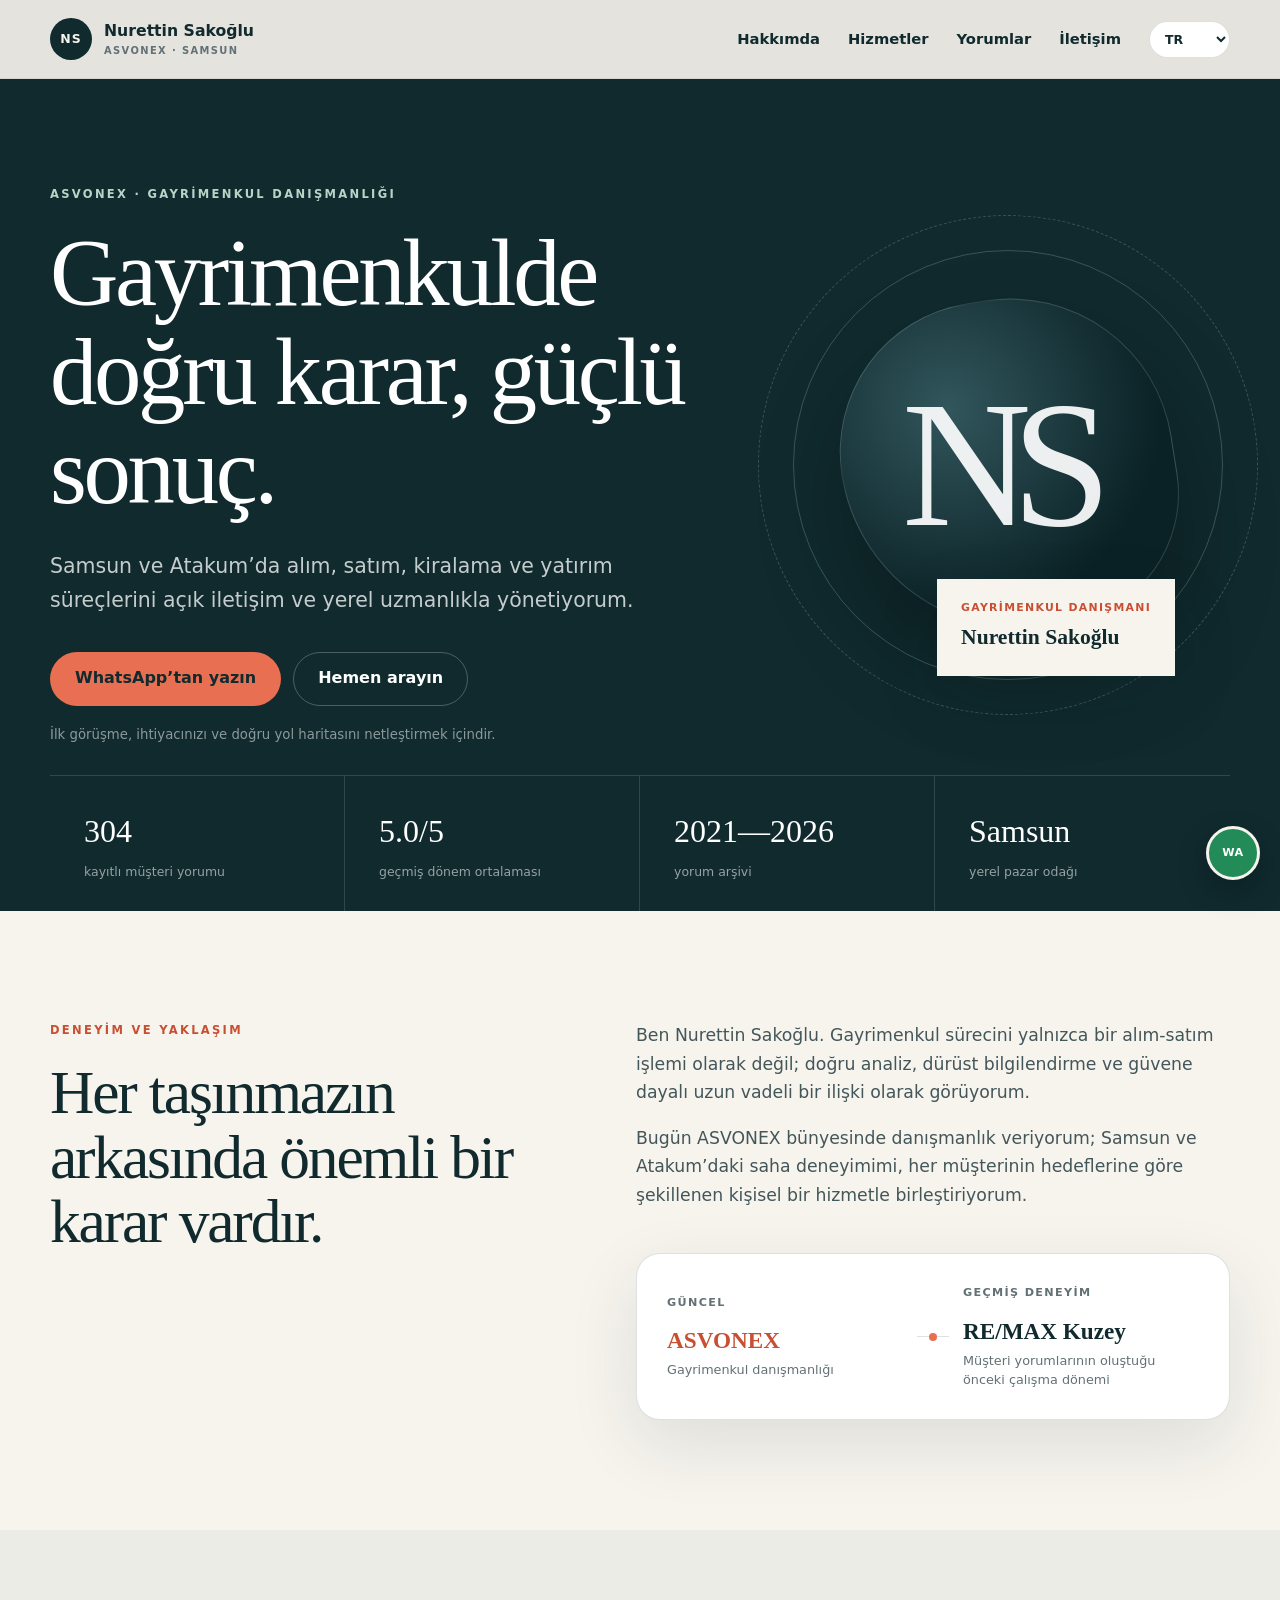
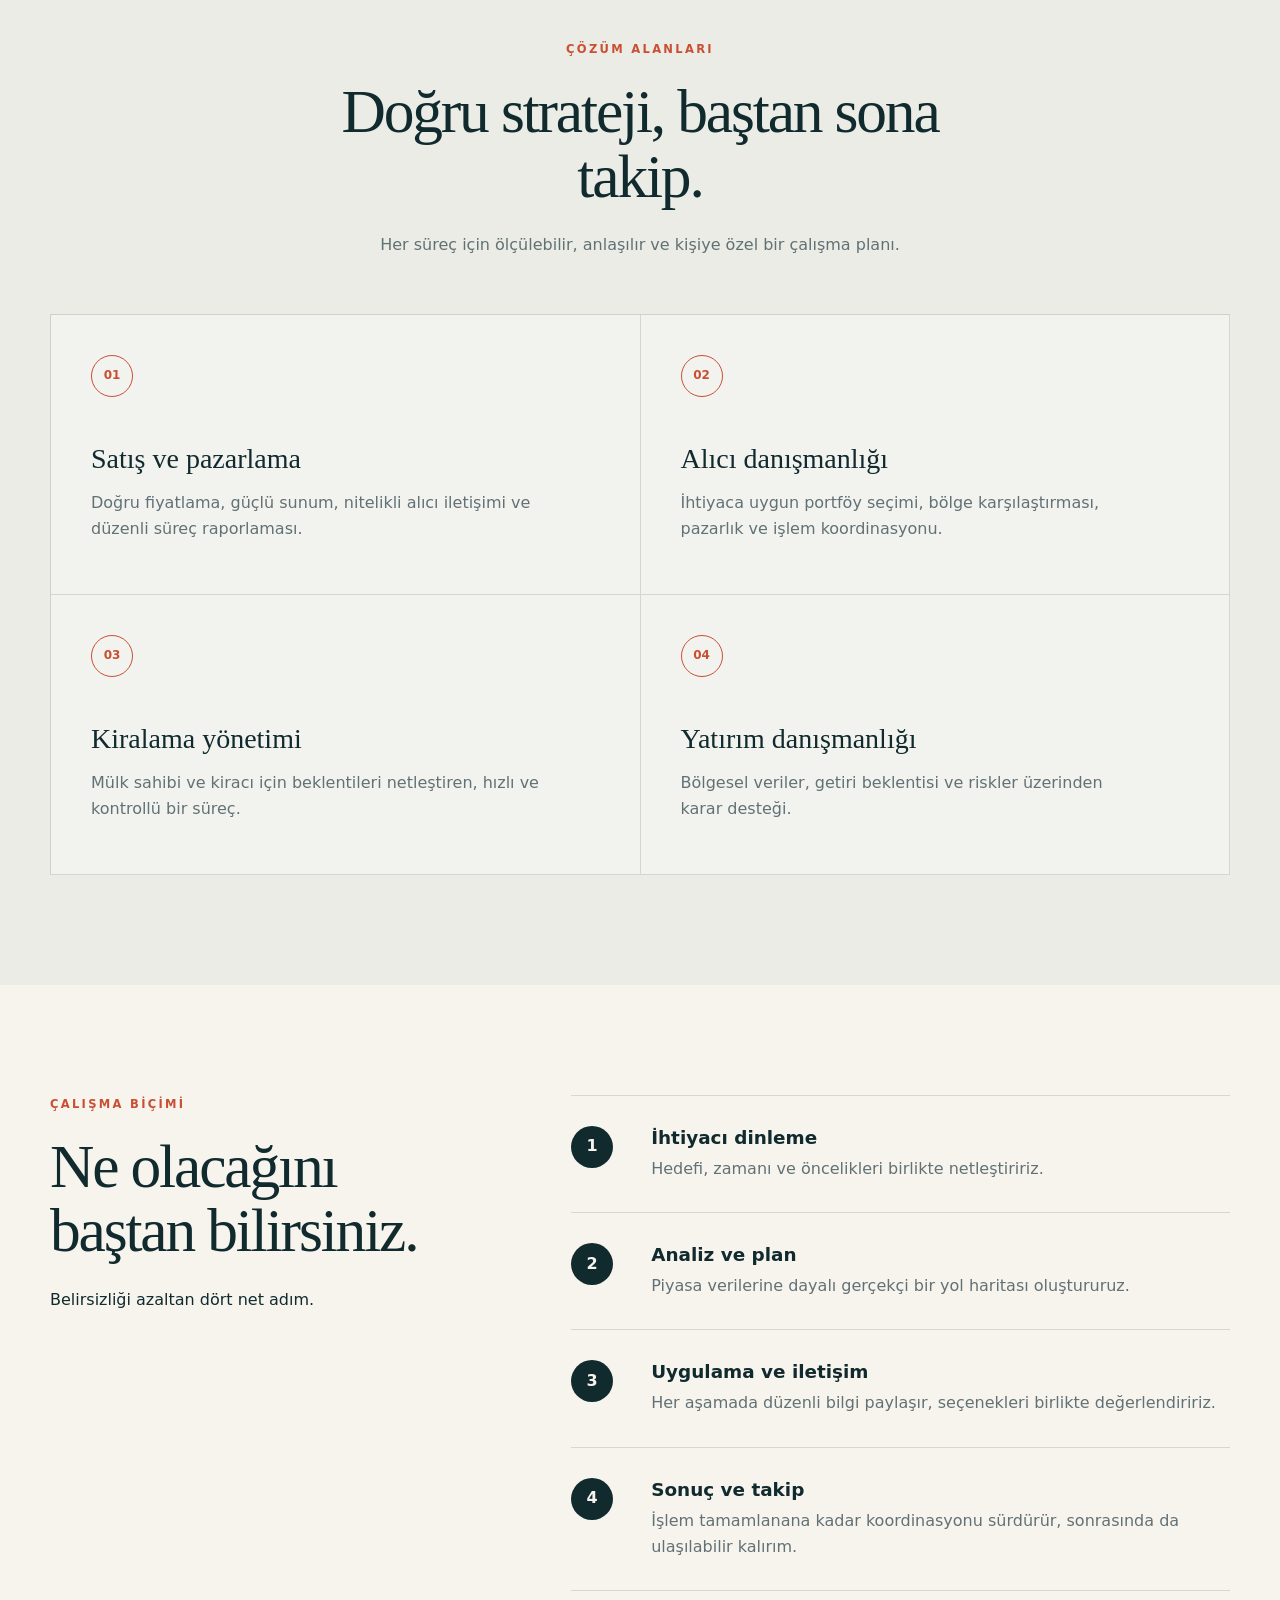
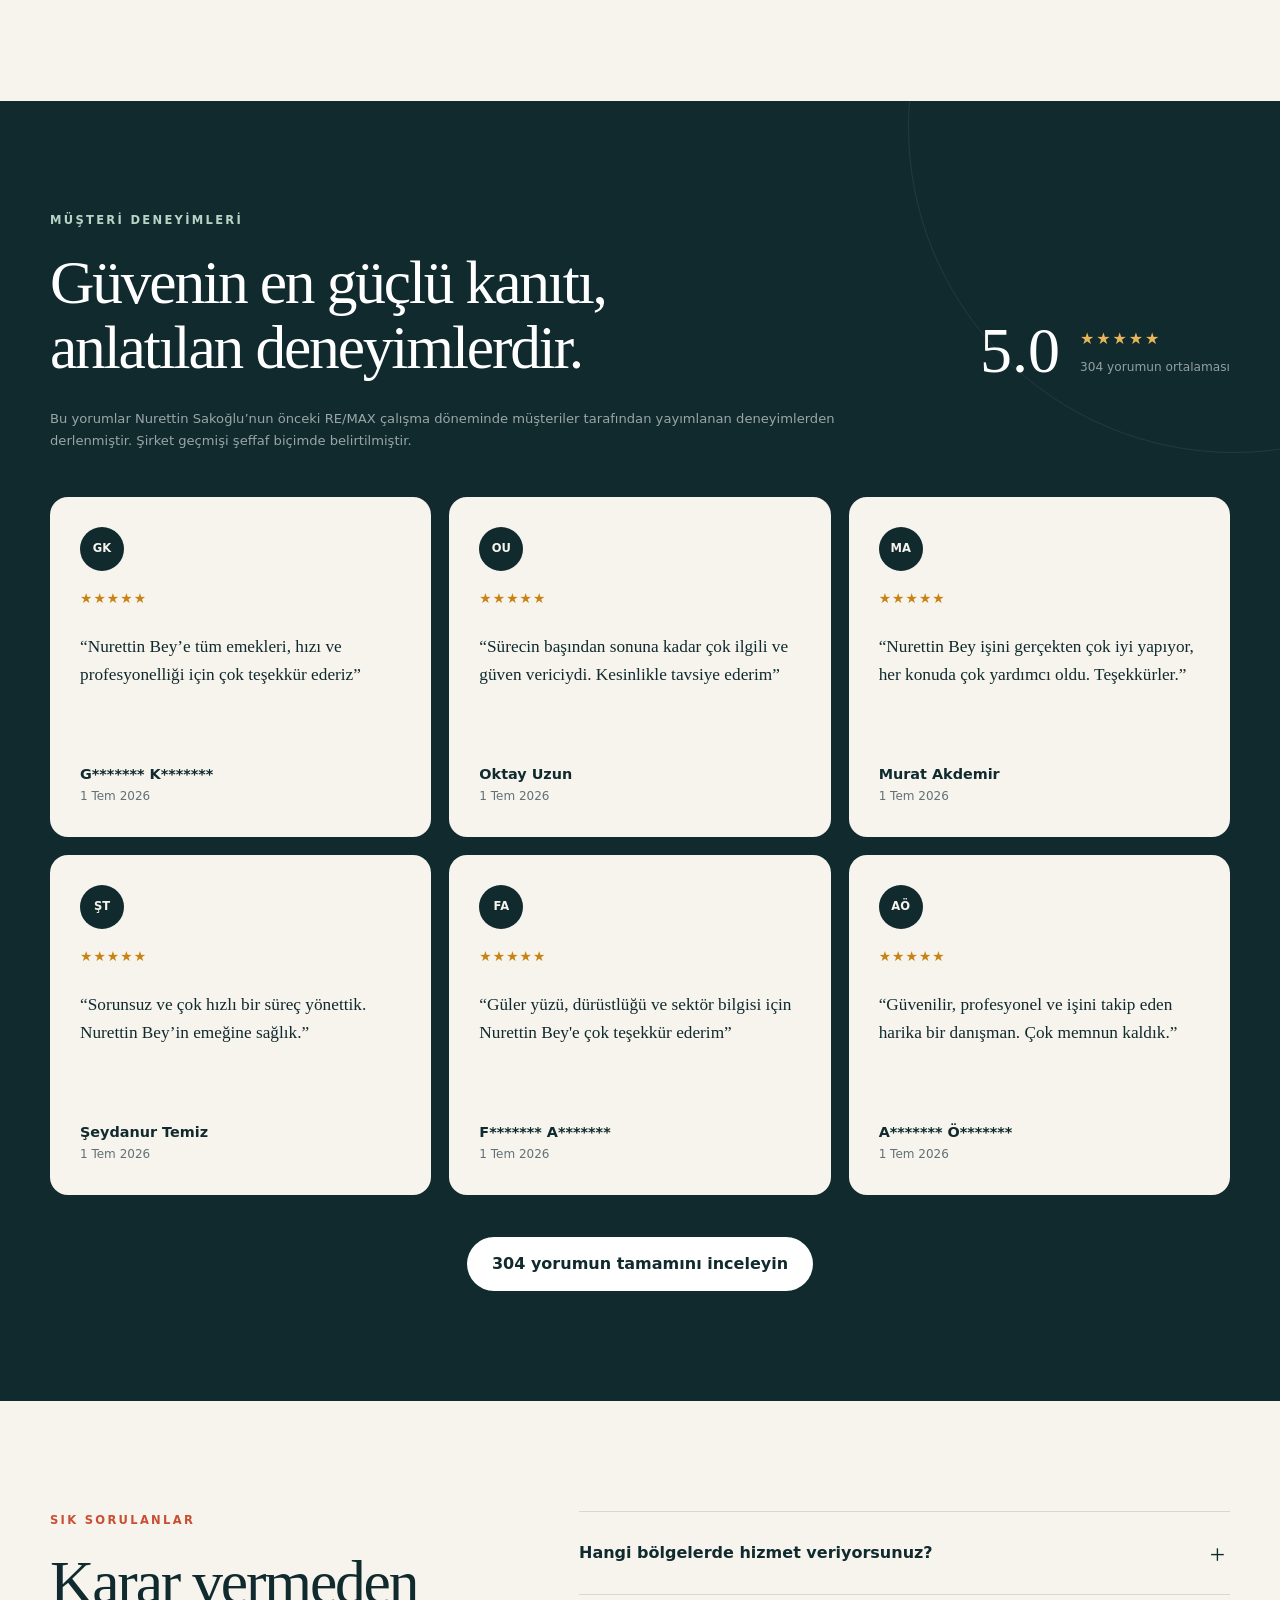
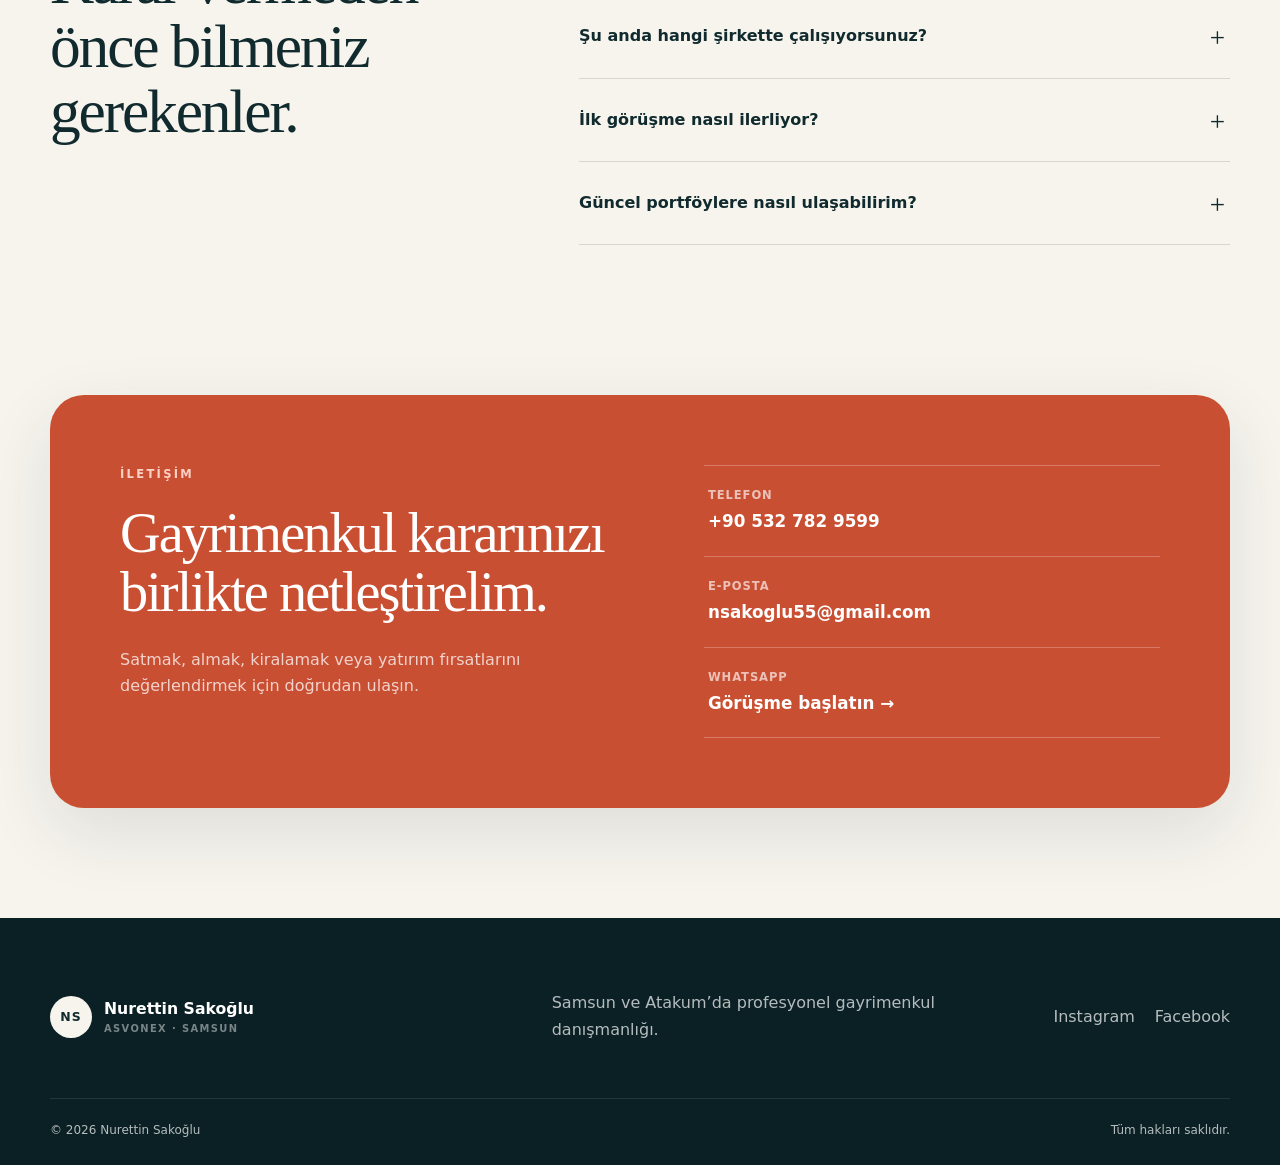
<file: index.html>
<!doctype html>
<html lang="tr">
<head>
  <meta charset="utf-8">
  <meta name="viewport" content="width=device-width, initial-scale=1">
  <meta name="google-site-verification" content="Xb5v3Ikdr3KZGLR5db8w-ItNYHaIk6Il97oUMt9-IoQ">
  <title>Nurettin Sakoğlu | ASVONEX Gayrimenkul Danışmanı, Samsun</title>
  <meta name="description" content="Nurettin Sakoğlu ile Samsun ve Atakum’da gayrimenkul alım, satım, kiralama ve yatırım danışmanlığı. ASVONEX’te güncel hizmet, 304 gerçek müşteri yorumu.">
  <meta name="author" content="Nurettin Sakoğlu">
  <meta name="robots" content="index, follow, max-image-preview:large">
  <meta name="theme-color" content="#102a2e">
  <link rel="canonical" href="https://nurettinsakoglu.github.io/">
  <link rel="alternate" hreflang="tr" href="https://nurettinsakoglu.github.io/?lang=tr">
  <link rel="alternate" hreflang="en" href="https://nurettinsakoglu.github.io/?lang=en">
  <link rel="alternate" hreflang="de" href="https://nurettinsakoglu.github.io/?lang=de">
  <link rel="alternate" hreflang="ar" href="https://nurettinsakoglu.github.io/?lang=ar">
  <link rel="alternate" hreflang="x-default" href="https://nurettinsakoglu.github.io/">
  <meta property="og:type" content="profile">
  <meta property="og:locale" content="tr_TR">
  <meta property="og:title" content="Nurettin Sakoğlu | Gayrimenkul Danışmanı">
  <meta property="og:description" content="Samsun ve Atakum’da güvene dayalı gayrimenkul danışmanlığı. Güncel olarak ASVONEX’te.">
  <meta property="og:url" content="https://nurettinsakoglu.github.io/">
  <meta property="og:site_name" content="Nurettin Sakoğlu">
  <meta property="og:image" content="https://nurettinsakoglu.github.io/og.png">
  <meta property="og:image:width" content="1731">
  <meta property="og:image:height" content="909">
  <meta property="og:image:alt" content="Nurettin Sakoğlu — ASVONEX Gayrimenkul Danışmanı">
  <meta name="twitter:card" content="summary_large_image">
  <meta name="twitter:title" content="Nurettin Sakoğlu | Gayrimenkul Danışmanı">
  <meta name="twitter:description" content="Samsun ve Atakum’da gayrimenkul alım, satım, kiralama ve yatırım danışmanlığı.">
  <meta name="twitter:image" content="https://nurettinsakoglu.github.io/og.png">
  <meta name="twitter:image:alt" content="Nurettin Sakoğlu — ASVONEX Gayrimenkul Danışmanı">
  <link rel="stylesheet" href="styles.css">
  <script type="application/ld+json">
  {
    "@context": "https://schema.org",
    "@graph": [
      {
        "@type": "ProfilePage",
        "@id": "https://nurettinsakoglu.github.io/#profile",
        "url": "https://nurettinsakoglu.github.io/",
        "name": "Nurettin Sakoğlu | Gayrimenkul Danışmanı",
        "mainEntity": {"@id": "https://nurettinsakoglu.github.io/#person"},
        "inLanguage": ["tr", "en", "de", "ar"]
      },
      {
        "@type": "Person",
        "@id": "https://nurettinsakoglu.github.io/#person",
        "name": "Nurettin Sakoğlu",
        "url": "https://nurettinsakoglu.github.io/",
        "jobTitle": "Gayrimenkul Danışmanı",
        "telephone": "+90 532 782 9599",
        "email": "mailto:nsakoglu55@gmail.com",
        "worksFor": {"@type": "Organization", "name": "ASVONEX"},
        "hasOccupation": {
          "@type": "Occupation",
          "name": "Gayrimenkul Danışmanı",
          "occupationLocation": {"@type": "City", "name": "Samsun"}
        },
        "knowsAbout": ["Gayrimenkul satışı", "Gayrimenkul kiralama", "Gayrimenkul yatırımı", "Samsun", "Atakum"],
        "sameAs": [
          "https://www.instagram.com/nurettin.remax/",
          "https://www.facebook.com/nurettin.sakoglu/"
        ]
      },
      {
        "@type": "FAQPage",
        "mainEntity": [
          {
            "@type": "Question",
            "name": "Nurettin Sakoğlu hangi bölgelerde hizmet veriyor?",
            "acceptedAnswer": {"@type": "Answer", "text": "Nurettin Sakoğlu, başta Atakum olmak üzere Samsun genelinde gayrimenkul danışmanlığı hizmeti verir."}
          },
          {
            "@type": "Question",
            "name": "Nurettin Sakoğlu şu anda hangi şirkette çalışıyor?",
            "acceptedAnswer": {"@type": "Answer", "text": "Nurettin Sakoğlu güncel olarak ASVONEX bünyesinde gayrimenkul danışmanlığı yapmaktadır. Daha önce RE/MAX Kuzey'de çalışmıştır."}
          },
          {
            "@type": "Question",
            "name": "Gayrimenkul danışmanlığı için nasıl iletişime geçebilirim?",
            "acceptedAnswer": {"@type": "Answer", "text": "+90 532 782 9599 numaralı telefondan arayabilir veya WhatsApp üzerinden mesaj gönderebilirsiniz."}
          }
        ]
      }
    ]
  }
  </script>
</head>
<body class="home-page">
  <a class="skip-link" href="#main" data-i18n="skip">İçeriğe geç</a>
  <header class="site-header" id="top">
    <div class="container nav-wrap">
      <a class="brand" href="#top" aria-label="Nurettin Sakoğlu ana sayfa">
        <span class="brand-mark" aria-hidden="true">NS</span>
        <span class="brand-copy"><strong>Nurettin Sakoğlu</strong><small>ASVONEX · SAMSUN</small></span>
      </a>
      <button class="menu-toggle" type="button" aria-expanded="false" aria-controls="main-nav" data-i18n-aria="menuLabel"><span></span><span></span><span></span></button>
      <nav class="main-nav" id="main-nav" aria-label="Ana menü">
        <a href="#hakkimda" data-i18n="navAbout">Hakkımda</a>
        <a href="#hizmetler" data-i18n="navServices">Hizmetler</a>
        <a href="#yorumlar" data-i18n="navReviews">Yorumlar</a>
        <a href="#iletisim" data-i18n="navContact">İletişim</a>
      </nav>
      <label class="language-control"><span class="sr-only" data-i18n="languageLabel">Dil seçin</span><select id="language-select" aria-label="Dil seçin" data-i18n-aria="languageLabel"><option value="tr">TR</option><option value="en">EN</option><option value="de">DE</option><option value="ar">AR</option></select></label>
    </div>
  </header>

  <main id="main">
    <section class="hero section-dark">
      <div class="container hero-grid">
        <div class="hero-copy reveal">
          <p class="eyebrow" data-i18n="heroEyebrow">ASVONEX · GAYRİMENKUL DANIŞMANLIĞI</p>
          <h1 data-i18n="heroTitle">Gayrimenkulde doğru karar, güçlü sonuç.</h1>
          <p class="hero-lead" data-i18n="heroLead">Samsun ve Atakum’da alım, satım, kiralama ve yatırım süreçlerini açık iletişim ve yerel uzmanlıkla yönetiyorum.</p>
          <div class="hero-actions"><a class="button button-primary" href="https://wa.me/905327829599?text=Merhaba%20Nurettin%20Bey%2C%20gayrimenkul%20dan%C4%B1%C5%9Fmanl%C4%B1%C4%9F%C4%B1%20hakk%C4%B1nda%20g%C3%B6r%C3%BC%C5%9Fmek%20istiyorum." target="_blank" rel="noopener" data-i18n="whatsapp">WhatsApp’tan yazın</a><a class="button button-ghost" href="tel:+905327829599" data-i18n="call">Hemen arayın</a></div>
          <p class="microcopy" data-i18n="heroNote">İlk görüşme, ihtiyacınızı ve doğru yol haritasını netleştirmek içindir.</p>
        </div>
        <div class="profile-visual reveal" aria-label="Nurettin Sakoğlu">
          <div class="visual-orbit orbit-one"></div><div class="visual-orbit orbit-two"></div><div class="monogram" aria-hidden="true">NS</div>
          <div class="visual-caption"><span data-i18n="currentRole">Gayrimenkul Danışmanı</span><strong>Nurettin Sakoğlu</strong></div>
        </div>
      </div>
      <div class="container trust-grid" aria-label="Hizmet özeti">
        <div><strong>304</strong><span data-i18n="statReviews">kayıtlı müşteri yorumu</span></div><div><strong>5.0/5</strong><span data-i18n="statRating">geçmiş dönem ortalaması</span></div><div><strong>2021—2026</strong><span data-i18n="statYears">yorum arşivi</span></div><div><strong>Samsun</strong><span data-i18n="statArea">yerel pazar odağı</span></div>
      </div>
    </section>

    <section class="section" id="hakkimda">
      <div class="container about-grid">
        <div class="section-heading reveal"><p class="eyebrow accent" data-i18n="aboutEyebrow">DENEYİM VE YAKLAŞIM</p><h2 data-i18n="aboutTitle">Her taşınmazın arkasında önemli bir karar vardır.</h2></div>
        <div class="about-copy reveal">
          <p data-i18n="aboutP1">Ben Nurettin Sakoğlu. Gayrimenkul sürecini yalnızca bir alım-satım işlemi olarak değil; doğru analiz, dürüst bilgilendirme ve güvene dayalı uzun vadeli bir ilişki olarak görüyorum.</p>
          <p data-i18n="aboutP2">Bugün ASVONEX bünyesinde danışmanlık veriyorum; Samsun ve Atakum’daki saha deneyimimi, her müşterinin hedeflerine göre şekillenen kişisel bir hizmetle birleştiriyorum.</p>
          <div class="career-card">
            <div class="career-item active"><span data-i18n="today">Güncel</span><strong>ASVONEX</strong><p data-i18n="asvonexRole">Gayrimenkul danışmanlığı</p></div>
            <div class="career-line" aria-hidden="true"></div>
            <div class="career-item"><span data-i18n="past">Geçmiş deneyim</span><strong>RE/MAX Kuzey</strong><p data-i18n="remaxRole">Müşteri yorumlarının oluştuğu önceki çalışma dönemi</p></div>
          </div>
        </div>
      </div>
    </section>

    <section class="section section-soft" id="hizmetler">
      <div class="container">
        <div class="section-heading centered reveal"><p class="eyebrow accent" data-i18n="servicesEyebrow">ÇÖZÜM ALANLARI</p><h2 data-i18n="servicesTitle">Doğru strateji, baştan sona takip.</h2><p data-i18n="servicesLead">Her süreç için ölçülebilir, anlaşılır ve kişiye özel bir çalışma planı.</p></div>
        <div class="service-grid">
          <article class="service-card reveal"><span>01</span><h3 data-i18n="service1Title">Satış ve pazarlama</h3><p data-i18n="service1Text">Doğru fiyatlama, güçlü sunum, nitelikli alıcı iletişimi ve düzenli süreç raporlaması.</p></article>
          <article class="service-card reveal"><span>02</span><h3 data-i18n="service2Title">Alıcı danışmanlığı</h3><p data-i18n="service2Text">İhtiyaca uygun portföy seçimi, bölge karşılaştırması, pazarlık ve işlem koordinasyonu.</p></article>
          <article class="service-card reveal"><span>03</span><h3 data-i18n="service3Title">Kiralama yönetimi</h3><p data-i18n="service3Text">Mülk sahibi ve kiracı için beklentileri netleştiren, hızlı ve kontrollü bir süreç.</p></article>
          <article class="service-card reveal"><span>04</span><h3 data-i18n="service4Title">Yatırım danışmanlığı</h3><p data-i18n="service4Text">Bölgesel veriler, getiri beklentisi ve riskler üzerinden karar desteği.</p></article>
        </div>
      </div>
    </section>

    <section class="section process-section">
      <div class="container process-grid">
        <div class="section-heading reveal"><p class="eyebrow accent" data-i18n="processEyebrow">ÇALIŞMA BİÇİMİ</p><h2 data-i18n="processTitle">Ne olacağını baştan bilirsiniz.</h2><p data-i18n="processLead">Belirsizliği azaltan dört net adım.</p></div>
        <ol class="process-list">
          <li class="reveal"><span>1</span><div><h3 data-i18n="process1Title">İhtiyacı dinleme</h3><p data-i18n="process1Text">Hedefi, zamanı ve öncelikleri birlikte netleştiririz.</p></div></li>
          <li class="reveal"><span>2</span><div><h3 data-i18n="process2Title">Analiz ve plan</h3><p data-i18n="process2Text">Piyasa verilerine dayalı gerçekçi bir yol haritası oluştururuz.</p></div></li>
          <li class="reveal"><span>3</span><div><h3 data-i18n="process3Title">Uygulama ve iletişim</h3><p data-i18n="process3Text">Her aşamada düzenli bilgi paylaşır, seçenekleri birlikte değerlendiririz.</p></div></li>
          <li class="reveal"><span>4</span><div><h3 data-i18n="process4Title">Sonuç ve takip</h3><p data-i18n="process4Text">İşlem tamamlanana kadar koordinasyonu sürdürür, sonrasında da ulaşılabilir kalırım.</p></div></li>
        </ol>
      </div>
    </section>

    <section class="section section-dark reviews-section" id="yorumlar">
      <div class="container">
        <div class="reviews-header reveal"><div class="section-heading"><p class="eyebrow" data-i18n="reviewsEyebrow">MÜŞTERİ DENEYİMLERİ</p><h2 data-i18n="reviewsTitle">Güvenin en güçlü kanıtı, anlatılan deneyimlerdir.</h2></div><div class="rating-summary"><strong>5.0</strong><div><span aria-label="5 yıldız">★★★★★</span><p data-i18n="ratingSummary">304 yorumun ortalaması</p></div></div></div>
        <p class="source-note reveal" data-i18n="reviewSourceNote">Bu yorumlar Nurettin Sakoğlu’nun önceki RE/MAX çalışma döneminde müşteriler tarafından yayımlanan deneyimlerden derlenmiştir. Şirket geçmişi şeffaf biçimde belirtilmiştir.</p>
        <div class="review-grid" id="featured-reviews" aria-live="polite"></div>
        <div class="center-action reveal"><a class="button button-light" href="yorumlar.html" data-i18n="allReviews">304 yorumun tamamını inceleyin</a></div>
      </div>
    </section>

    <section class="section" id="sss">
      <div class="container faq-grid">
        <div class="section-heading reveal"><p class="eyebrow accent" data-i18n="faqEyebrow">SIK SORULANLAR</p><h2 data-i18n="faqTitle">Karar vermeden önce bilmeniz gerekenler.</h2></div>
        <div class="faq-list">
          <details class="reveal"><summary data-i18n="faq1Q">Hangi bölgelerde hizmet veriyorsunuz?</summary><p data-i18n="faq1A">Başta Atakum olmak üzere Samsun genelinde konut, ticari gayrimenkul ve yatırım süreçlerinde hizmet veriyorum.</p></details>
          <details class="reveal"><summary data-i18n="faq2Q">Şu anda hangi şirkette çalışıyorsunuz?</summary><p data-i18n="faq2A">Güncel olarak ASVONEX bünyesinde gayrimenkul danışmanlığı yapıyorum. Daha önce RE/MAX Kuzey’de çalıştım; sitedeki geçmiş müşteri yorumları bu döneme aittir.</p></details>
          <details class="reveal"><summary data-i18n="faq3Q">İlk görüşme nasıl ilerliyor?</summary><p data-i18n="faq3A">Önce hedefinizi, zaman planınızı ve beklentinizi konuşuyoruz. Ardından piyasa verilerine dayalı uygulanabilir bir yol haritası paylaşıyorum.</p></details>
          <details class="reveal"><summary data-i18n="faq4Q">Güncel portföylere nasıl ulaşabilirim?</summary><p data-i18n="faq4A">Güncel ve ihtiyacınıza uygun seçenekler için telefon veya WhatsApp üzerinden doğrudan iletişime geçebilirsiniz.</p></details>
        </div>
      </div>
    </section>

    <section class="section contact-section" id="iletisim">
      <div class="container contact-card reveal">
        <div><p class="eyebrow" data-i18n="contactEyebrow">İLETİŞİM</p><h2 data-i18n="contactTitle">Gayrimenkul kararınızı birlikte netleştirelim.</h2><p data-i18n="contactLead">Satmak, almak, kiralamak veya yatırım fırsatlarını değerlendirmek için doğrudan ulaşın.</p></div>
        <div class="contact-actions"><a href="tel:+905327829599"><span data-i18n="phoneLabel">Telefon</span><strong>+90 532 782 9599</strong></a><a href="mailto:nsakoglu55@gmail.com"><span data-i18n="emailLabel">E-posta</span><strong>nsakoglu55@gmail.com</strong></a><a href="https://wa.me/905327829599" target="_blank" rel="noopener"><span>WhatsApp</span><strong data-i18n="startChat">Görüşme başlatın →</strong></a></div>
      </div>
    </section>
  </main>

  <footer class="site-footer">
    <div class="container footer-grid"><div><a class="brand footer-brand" href="#top"><span class="brand-mark">NS</span><span class="brand-copy"><strong>Nurettin Sakoğlu</strong><small>ASVONEX · SAMSUN</small></span></a></div><p data-i18n="footerText">Samsun ve Atakum’da profesyonel gayrimenkul danışmanlığı.</p><div class="social-links"><a href="https://www.instagram.com/nurettin.remax/" target="_blank" rel="noopener">Instagram</a><a href="https://www.facebook.com/nurettin.sakoglu/" target="_blank" rel="noopener">Facebook</a></div></div>
    <div class="container footer-bottom"><span>© <span id="year"></span> Nurettin Sakoğlu</span><span data-i18n="footerCredit">Tüm hakları saklıdır.</span></div>
  </footer>
  <a class="floating-whatsapp" href="https://wa.me/905327829599" target="_blank" rel="noopener" aria-label="WhatsApp">WA</a>
  <script src="reviews-data.js"></script>
  <script src="script.js"></script>
</body>
</html>
</file>
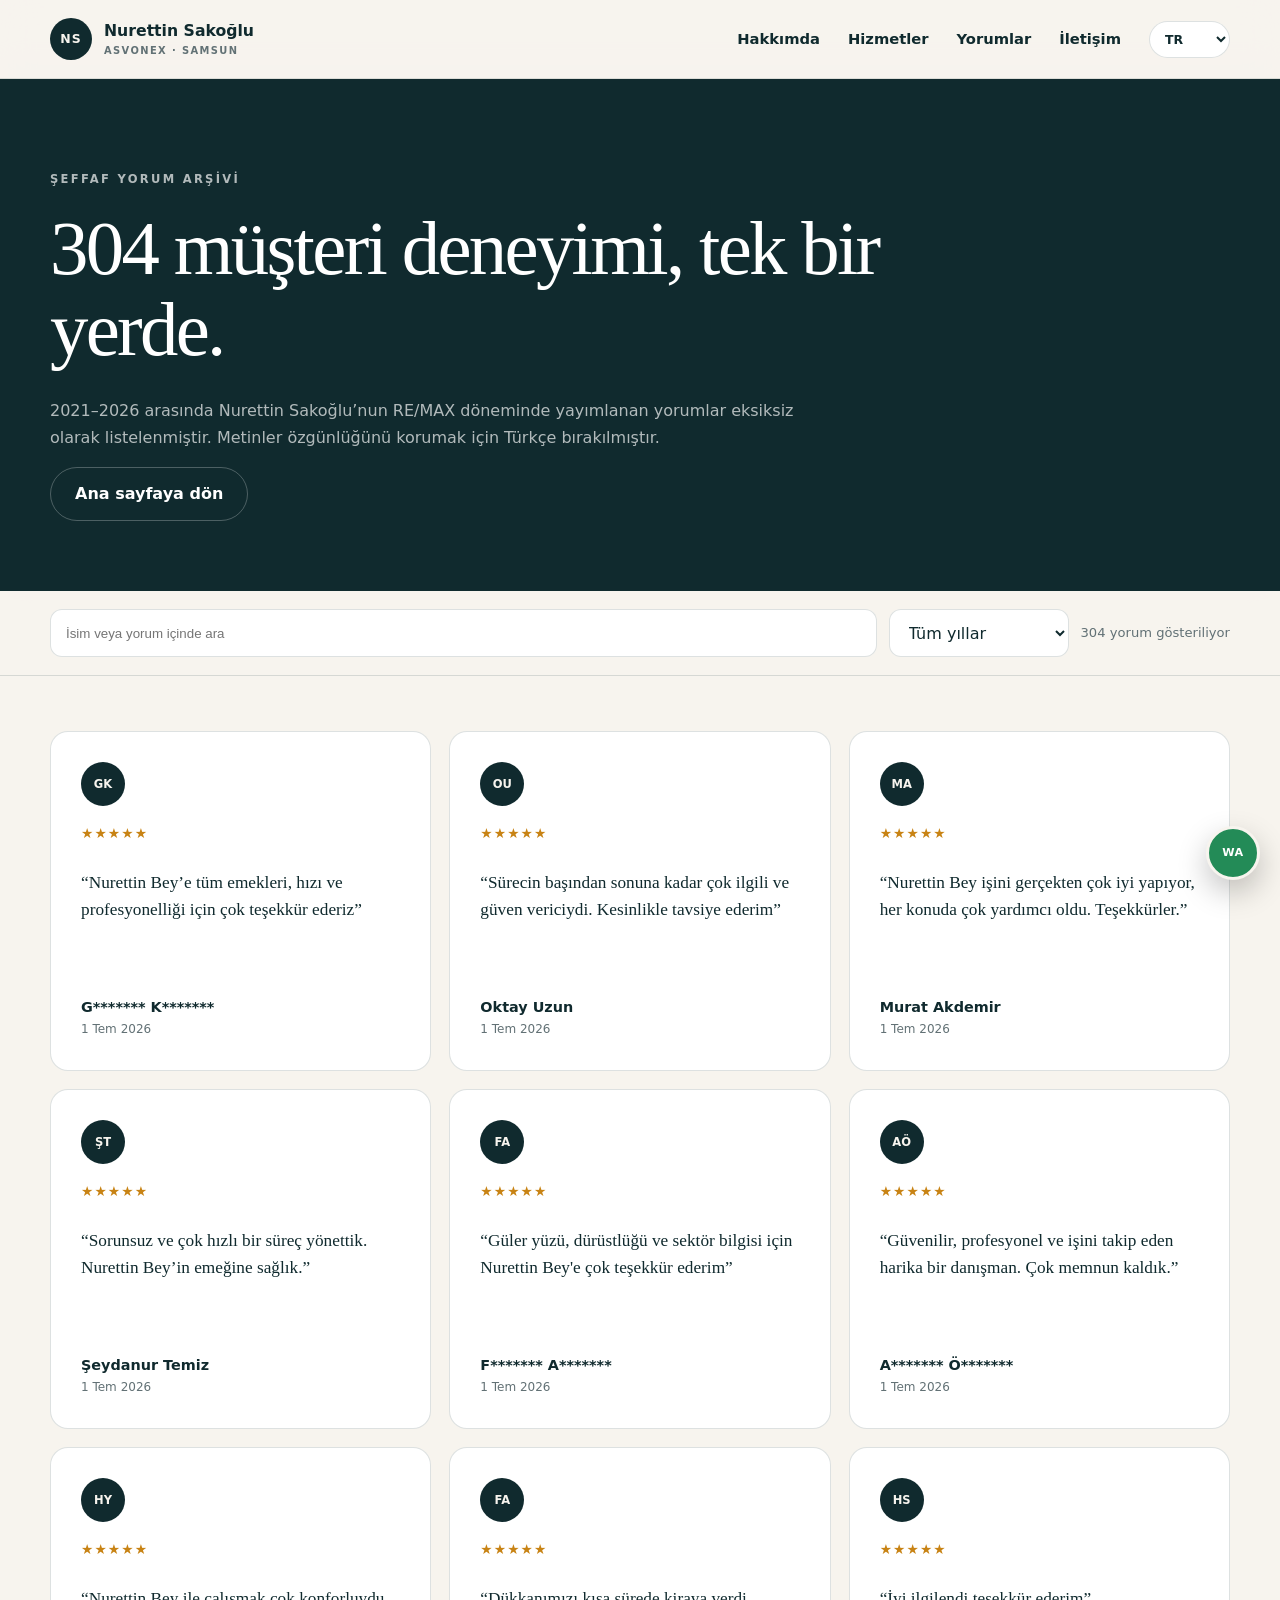
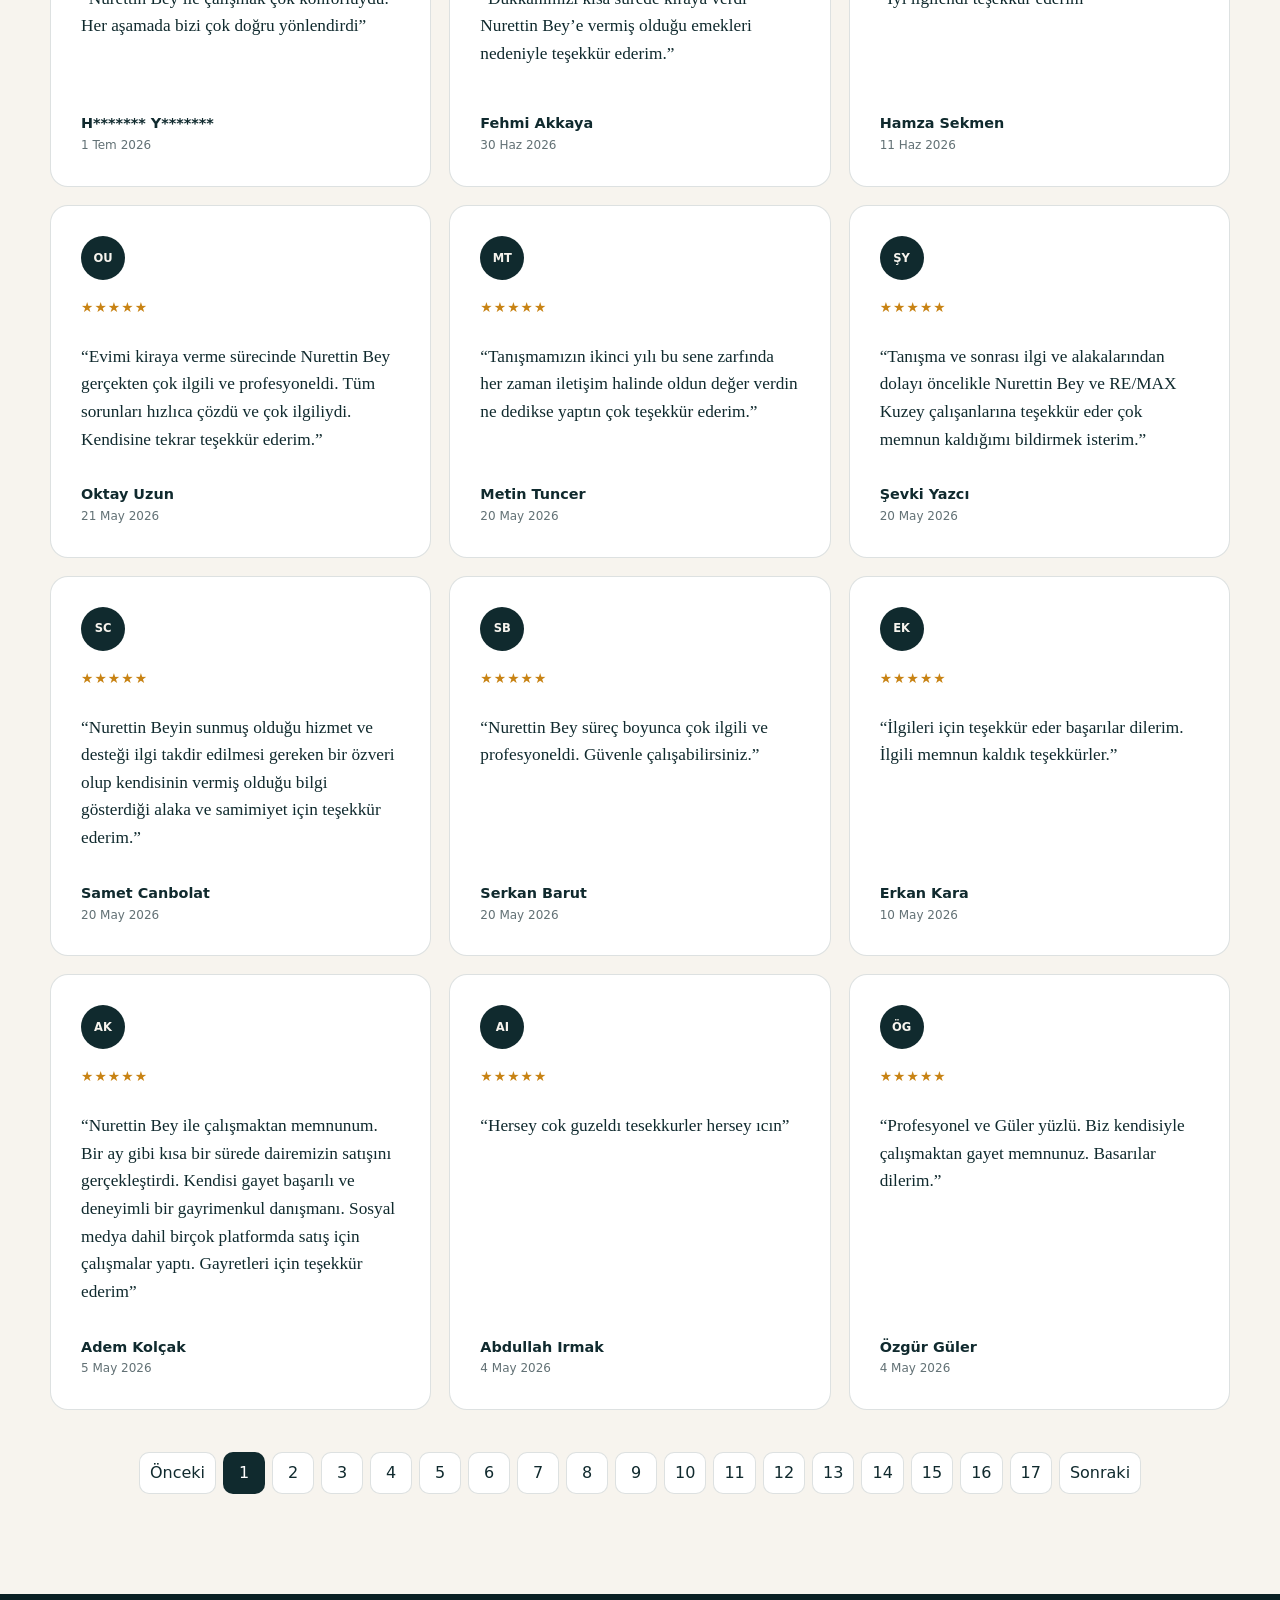
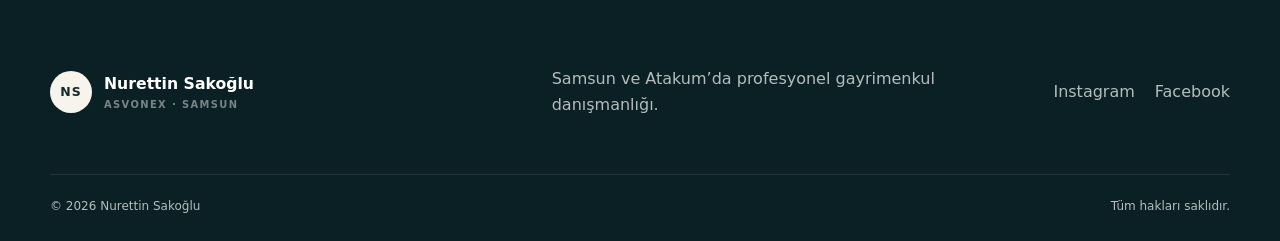
<file: yorumlar.html>
<!doctype html>
<html lang="tr">
<head>
  <meta charset="utf-8">
  <meta name="viewport" content="width=device-width, initial-scale=1">
  <title>Nurettin Sakoğlu Müşteri Yorumları | 304 Gerçek Deneyim</title>
  <meta name="description" content="Nurettin Sakoğlu hakkında 2021–2026 döneminde yayımlanmış 304 müşteri yorumu. Gayrimenkul danışmanlığı deneyimleri, puanlar ve tarihler.">
  <meta name="robots" content="index, follow, max-image-preview:large">
  <meta name="theme-color" content="#102a2e">
  <link rel="canonical" href="https://nurettinsakoglu.github.io/yorumlar.html">
  <link rel="alternate" hreflang="tr" href="https://nurettinsakoglu.github.io/yorumlar.html?lang=tr">
  <link rel="alternate" hreflang="en" href="https://nurettinsakoglu.github.io/yorumlar.html?lang=en">
  <link rel="alternate" hreflang="de" href="https://nurettinsakoglu.github.io/yorumlar.html?lang=de">
  <link rel="alternate" hreflang="ar" href="https://nurettinsakoglu.github.io/yorumlar.html?lang=ar">
  <link rel="alternate" hreflang="x-default" href="https://nurettinsakoglu.github.io/yorumlar.html">
  <meta property="og:type" content="website">
  <meta property="og:title" content="Nurettin Sakoğlu Müşteri Yorumları">
  <meta property="og:description" content="304 gerçek müşteri deneyimi; tarihler, puanlar ve özgün yorum metinleriyle.">
  <meta property="og:url" content="https://nurettinsakoglu.github.io/yorumlar.html">
  <meta property="og:image" content="https://nurettinsakoglu.github.io/og.png">
  <meta property="og:image:width" content="1731">
  <meta property="og:image:height" content="909">
  <meta property="og:image:alt" content="Nurettin Sakoğlu — ASVONEX Gayrimenkul Danışmanı">
  <meta name="twitter:card" content="summary_large_image">
  <meta name="twitter:image" content="https://nurettinsakoglu.github.io/og.png">
  <link rel="stylesheet" href="styles.css">
  <script type="application/ld+json">
  {
    "@context": "https://schema.org",
    "@type": "CollectionPage",
    "name": "Nurettin Sakoğlu Müşteri Yorumları",
    "description": "2021–2026 arasında yayımlanan 304 müşteri deneyimi.",
    "url": "https://nurettinsakoglu.github.io/yorumlar.html",
    "isPartOf": {"@type": "WebSite", "url": "https://nurettinsakoglu.github.io/", "name": "Nurettin Sakoğlu"},
    "about": {"@type": "Person", "name": "Nurettin Sakoğlu", "jobTitle": "Gayrimenkul Danışmanı"}
  }
  </script>
</head>
<body class="reviews-page">
  <a class="skip-link" href="#review-list" data-i18n="skip">İçeriğe geç</a>
  <header class="site-header" id="top">
    <div class="container nav-wrap">
      <a class="brand" href="index.html" aria-label="Nurettin Sakoğlu ana sayfa"><span class="brand-mark" aria-hidden="true">NS</span><span class="brand-copy"><strong>Nurettin Sakoğlu</strong><small>ASVONEX · SAMSUN</small></span></a>
      <nav class="main-nav" aria-label="Ana menü"><a href="index.html#hakkimda" data-i18n="navAbout">Hakkımda</a><a href="index.html#hizmetler" data-i18n="navServices">Hizmetler</a><a href="yorumlar.html" data-i18n="navReviews">Yorumlar</a><a href="index.html#iletisim" data-i18n="navContact">İletişim</a></nav>
      <label class="language-control"><span class="sr-only" data-i18n="languageLabel">Dil seçin</span><select id="language-select" aria-label="Dil seçin" data-i18n-aria="languageLabel"><option value="tr">TR</option><option value="en">EN</option><option value="de">DE</option><option value="ar">AR</option></select></label>
    </div>
  </header>

  <main>
    <section class="reviews-hero">
      <div class="container reveal">
        <p class="eyebrow" data-i18n="reviewsPageEyebrow">ŞEFFAF YORUM ARŞİVİ</p>
        <h1 data-i18n="reviewsPageTitle">304 müşteri deneyimi, tek bir yerde.</h1>
        <p data-i18n="reviewsPageLead">2021–2026 arasında Nurettin Sakoğlu’nun RE/MAX döneminde yayımlanan yorumlar eksiksiz olarak listelenmiştir. Metinler özgünlüğünü korumak için Türkçe bırakılmıştır.</p>
        <a class="button button-ghost" href="index.html" data-i18n="backHome">Ana sayfaya dön</a>
      </div>
    </section>
    <section class="review-controls" aria-label="Yorum filtreleri">
      <div class="container controls-grid">
        <input id="review-search" type="search" autocomplete="off" placeholder="İsim veya yorum içinde ara" data-i18n-placeholder="searchPlaceholder">
        <select id="year-filter" aria-label="Yıla göre filtrele"><option value="all" data-i18n="yearAll">Tüm yıllar</option></select>
        <div class="review-count" id="review-count" aria-live="polite"></div>
      </div>
    </section>
    <section class="all-reviews-section" id="review-list">
      <div class="container">
        <div class="all-review-grid" id="all-reviews"></div>
        <p id="no-results" hidden data-i18n="noResults">Aramanızla eşleşen yorum bulunamadı.</p>
        <nav class="pagination" id="pagination" aria-label="Sayfalar"></nav>
        <noscript>Yorumları görüntülemek için JavaScript’i etkinleştirin.</noscript>
      </div>
    </section>
  </main>

  <footer class="site-footer">
    <div class="container footer-grid"><div><a class="brand footer-brand" href="index.html"><span class="brand-mark">NS</span><span class="brand-copy"><strong>Nurettin Sakoğlu</strong><small>ASVONEX · SAMSUN</small></span></a></div><p data-i18n="footerText">Samsun ve Atakum’da profesyonel gayrimenkul danışmanlığı.</p><div class="social-links"><a href="https://www.instagram.com/nurettin.remax/" target="_blank" rel="noopener">Instagram</a><a href="https://www.facebook.com/nurettin.sakoglu/" target="_blank" rel="noopener">Facebook</a></div></div>
    <div class="container footer-bottom"><span>© <span id="year"></span> Nurettin Sakoğlu</span><span data-i18n="footerCredit">Tüm hakları saklıdır.</span></div>
  </footer>
  <a class="floating-whatsapp" href="https://wa.me/905327829599" target="_blank" rel="noopener" aria-label="WhatsApp">WA</a>
  <script src="reviews-data.js"></script>
  <script src="script.js"></script>
  <script src="reviews-page.js"></script>
</body>
</html>
</file>
<file: styles.css>
:root {
  --ink: #102a2e;
  --ink-2: #173a3f;
  --paper: #f7f4ee;
  --white: #ffffff;
  --muted: #627175;
  --line: rgba(16, 42, 46, .14);
  --coral: #e86f51;
  --coral-dark: #c94f33;
  --sage: #b9d4c7;
  --gold: #e8b55b;
  --shadow: 0 24px 70px rgba(16, 42, 46, .11);
  --radius: 24px;
  --container: 1180px;
}

* { box-sizing: border-box; }
html { scroll-behavior: smooth; scroll-padding-top: 90px; }
body { margin: 0; color: var(--ink); background: var(--paper); font-family: Inter, ui-sans-serif, system-ui, -apple-system, BlinkMacSystemFont, "Segoe UI", sans-serif; line-height: 1.65; -webkit-font-smoothing: antialiased; }
body.menu-open { overflow: hidden; }
a { color: inherit; text-decoration: none; }
button, select { font: inherit; }
.container { width: min(calc(100% - 40px), var(--container)); margin-inline: auto; }
.sr-only { position: absolute; width: 1px; height: 1px; padding: 0; margin: -1px; overflow: hidden; clip: rect(0,0,0,0); white-space: nowrap; border: 0; }
.skip-link { position: fixed; top: 10px; inset-inline-start: 10px; z-index: 999; padding: 10px 16px; color: var(--white); background: var(--coral); border-radius: 8px; transform: translateY(-150%); }
.skip-link:focus { transform: translateY(0); }

.site-header { position: fixed; inset: 0 0 auto; z-index: 100; background: rgba(247, 244, 238, .92); border-bottom: 1px solid rgba(16, 42, 46, .08); backdrop-filter: blur(18px); }
.nav-wrap { min-height: 78px; display: flex; align-items: center; gap: 28px; }
.brand { display: inline-flex; align-items: center; gap: 12px; margin-inline-end: auto; }
.brand-mark { width: 42px; height: 42px; display: grid; place-items: center; color: var(--paper); background: var(--ink); border-radius: 50%; font-size: .78rem; font-weight: 800; letter-spacing: .08em; }
.brand-copy { display: grid; line-height: 1.12; }
.brand-copy strong { font-size: .98rem; }
.brand-copy small { margin-top: 6px; color: var(--muted); font-size: .62rem; font-weight: 700; letter-spacing: .14em; }
.main-nav { display: flex; align-items: center; gap: 28px; }
.main-nav a { position: relative; font-size: .92rem; font-weight: 650; }
.main-nav a::after { content: ""; position: absolute; inset: auto 0 -8px; height: 2px; background: var(--coral); transform: scaleX(0); transform-origin: left; transition: transform .2s ease; }
.main-nav a:hover::after, .main-nav a:focus-visible::after { transform: scaleX(1); }
.language-control select { min-width: 62px; padding: 9px 28px 9px 11px; color: var(--ink); background: var(--white); border: 1px solid var(--line); border-radius: 999px; font-size: .78rem; font-weight: 800; cursor: pointer; }
.menu-toggle { display: none; width: 44px; height: 44px; border: 0; background: transparent; cursor: pointer; }
.menu-toggle span { display: block; width: 24px; height: 2px; margin: 5px auto; background: var(--ink); transition: .2s ease; }

.section { padding: 110px 0; }
.section-dark { color: var(--white); background: var(--ink); }
.section-soft { background: #eaece5; }
.eyebrow { margin: 0 0 20px; color: var(--sage); font-size: .72rem; font-weight: 800; letter-spacing: .2em; }
.eyebrow.accent { color: var(--coral-dark); }
h1, h2, h3, p { margin-top: 0; }
h1, h2 { font-family: Georgia, "Times New Roman", serif; letter-spacing: -.035em; line-height: 1.05; }
h1 { max-width: 780px; margin-bottom: 28px; font-size: clamp(3.3rem, 7.4vw, 7rem); font-weight: 500; }
h2 { margin-bottom: 24px; font-size: clamp(2.45rem, 4.8vw, 4.7rem); font-weight: 500; }
h3 { line-height: 1.25; }
.section-heading { max-width: 720px; }
.section-heading.centered { margin: 0 auto 55px; text-align: center; }
.section-heading.centered > p:last-child { max-width: 590px; margin-inline: auto; color: var(--muted); }

.hero { min-height: 100vh; padding: 155px 0 0; overflow: hidden; }
.hero-grid { display: grid; grid-template-columns: minmax(0, 1.2fr) minmax(330px, .8fr); align-items: center; gap: 68px; min-height: 620px; }
.hero-copy { position: relative; z-index: 2; }
.hero-lead { max-width: 660px; margin-bottom: 34px; color: rgba(255,255,255,.76); font-size: clamp(1.05rem, 1.8vw, 1.28rem); }
.hero-actions { display: flex; flex-wrap: wrap; gap: 12px; }
.button { display: inline-flex; min-height: 54px; align-items: center; justify-content: center; padding: 12px 24px; border: 1px solid transparent; border-radius: 999px; font-weight: 750; transition: transform .2s ease, background .2s ease, border-color .2s ease; }
.button:hover { transform: translateY(-2px); }
.button-primary { color: var(--ink); background: var(--coral); }
.button-primary:hover { background: #f07b5d; }
.button-ghost { color: var(--white); border-color: rgba(255,255,255,.25); }
.button-ghost:hover { border-color: var(--white); }
.button-light { color: var(--ink); background: var(--white); }
.microcopy { margin: 18px 0 0; color: rgba(255,255,255,.52); font-size: .83rem; }
.profile-visual { position: relative; min-height: 510px; display: grid; place-items: center; isolation: isolate; }
.profile-visual::before { content: ""; position: absolute; width: 330px; aspect-ratio: 1; background: radial-gradient(circle at 35% 30%, #31565c, #0a2125 68%); border: 1px solid rgba(255,255,255,.15); border-radius: 48% 52% 42% 58%; box-shadow: 0 50px 90px rgba(0,0,0,.28); transform: rotate(-9deg); z-index: -1; }
.monogram { font-family: Georgia, serif; font-size: clamp(7rem, 14vw, 12rem); color: rgba(255,255,255,.92); letter-spacing: -.11em; transform: translateX(-.06em); }
.visual-orbit { position: absolute; border: 1px solid rgba(185,212,199,.25); border-radius: 50%; }
.orbit-one { width: 430px; height: 430px; }
.orbit-two { width: 500px; height: 500px; border-style: dashed; animation: spin 38s linear infinite; }
.visual-caption { position: absolute; bottom: 44px; inset-inline-end: 55px; display: grid; min-width: 235px; padding: 20px 24px; color: var(--ink); background: var(--paper); box-shadow: var(--shadow); }
.visual-caption span { color: var(--coral-dark); font-size: .68rem; font-weight: 800; letter-spacing: .12em; text-transform: uppercase; }
.visual-caption strong { margin-top: 3px; font-family: Georgia, serif; font-size: 1.35rem; }
.trust-grid { display: grid; grid-template-columns: repeat(4, 1fr); border-top: 1px solid rgba(255,255,255,.14); }
.trust-grid > div { min-height: 135px; display: flex; flex-direction: column; justify-content: center; padding: 25px 34px; border-inline-end: 1px solid rgba(255,255,255,.14); }
.trust-grid > div:last-child { border-inline-end: 0; }
.trust-grid strong { font-family: Georgia, serif; font-size: 2rem; font-weight: 500; }
.trust-grid span { margin-top: 4px; color: rgba(255,255,255,.56); font-size: .78rem; }

.about-grid { display: grid; grid-template-columns: .9fr 1.1fr; gap: 100px; }
.about-copy > p { color: #43565a; font-size: 1.08rem; }
.career-card { display: grid; grid-template-columns: 1fr 60px 1fr; align-items: center; margin-top: 44px; padding: 30px; background: var(--white); border: 1px solid var(--line); border-radius: var(--radius); box-shadow: var(--shadow); }
.career-item { display: grid; }
.career-item span { color: var(--muted); font-size: .7rem; font-weight: 800; letter-spacing: .12em; text-transform: uppercase; }
.career-item strong { margin: 9px 0 2px; font-family: Georgia, serif; font-size: 1.45rem; }
.career-item p { margin: 0; color: var(--muted); font-size: .8rem; line-height: 1.45; }
.career-item.active strong { color: var(--coral-dark); }
.career-line { position: relative; height: 1px; margin: 0 14px; background: var(--line); }
.career-line::after { content: ""; position: absolute; top: 50%; left: 50%; width: 8px; height: 8px; background: var(--coral); border-radius: 50%; transform: translate(-50%,-50%); }

.service-grid { display: grid; grid-template-columns: repeat(2, 1fr); border-top: 1px solid var(--line); border-left: 1px solid var(--line); }
.service-card { min-height: 280px; padding: 40px; background: rgba(255,255,255,.36); border-right: 1px solid var(--line); border-bottom: 1px solid var(--line); transition: background .2s ease, transform .2s ease; }
.service-card:hover { background: var(--white); transform: translateY(-4px); }
.service-card > span { display: inline-grid; width: 42px; height: 42px; place-items: center; margin-bottom: 44px; color: var(--coral-dark); border: 1px solid currentColor; border-radius: 50%; font-weight: 800; font-size: .75rem; }
.service-card h3 { margin-bottom: 14px; font-family: Georgia, serif; font-size: 1.75rem; font-weight: 500; }
.service-card p { max-width: 450px; margin-bottom: 0; color: var(--muted); }

.process-grid { display: grid; grid-template-columns: .78fr 1.22fr; gap: 100px; align-items: start; }
.process-grid .section-heading { position: sticky; top: 130px; }
.process-list { margin: 0; padding: 0; list-style: none; counter-reset: steps; border-top: 1px solid var(--line); }
.process-list li { display: grid; grid-template-columns: 58px 1fr; gap: 22px; padding: 30px 0; border-bottom: 1px solid var(--line); }
.process-list li > span { width: 42px; height: 42px; display: grid; place-items: center; color: var(--paper); background: var(--ink); border-radius: 50%; font-weight: 750; }
.process-list h3 { margin: 0 0 7px; font-size: 1.15rem; }
.process-list p { margin: 0; color: var(--muted); }

.reviews-section { position: relative; overflow: hidden; }
.reviews-section::before { content: ""; position: absolute; top: -300px; right: -280px; width: 650px; height: 650px; border: 1px solid rgba(255,255,255,.08); border-radius: 50%; }
.reviews-header { display: flex; justify-content: space-between; align-items: end; gap: 50px; }
.rating-summary { display: flex; align-items: center; gap: 20px; flex: 0 0 auto; padding-bottom: 20px; }
.rating-summary > strong { font-family: Georgia, serif; font-size: 4rem; font-weight: 500; line-height: 1; }
.rating-summary span { color: var(--gold); letter-spacing: .12em; }
.rating-summary p { margin: 4px 0 0; color: rgba(255,255,255,.55); font-size: .76rem; }
.source-note { max-width: 860px; margin: 5px 0 45px; color: rgba(255,255,255,.58); font-size: .82rem; }
.review-grid { display: grid; grid-template-columns: repeat(3, 1fr); gap: 18px; }
.review-card { min-height: 340px; display: flex; flex-direction: column; padding: 30px; color: var(--ink); background: var(--paper); border-radius: 18px; }
.review-card .stars { color: #c88314; font-size: .86rem; letter-spacing: .08em; }
.review-card blockquote { margin: 24px 0 30px; font-family: Georgia, serif; font-size: 1.08rem; line-height: 1.6; }
.review-card footer { display: grid; margin-top: auto; }
.review-card footer strong { font-size: .9rem; }
.review-card footer time { color: var(--muted); font-size: .75rem; }
.review-initials { width: 44px; height: 44px; display: grid; place-items: center; margin-bottom: 16px; color: var(--paper); background: var(--ink); border-radius: 50%; font-size: .72rem; font-weight: 800; }
.center-action { margin-top: 42px; text-align: center; }

.faq-grid { display: grid; grid-template-columns: .8fr 1.2fr; gap: 95px; }
.faq-list { border-top: 1px solid var(--line); }
.faq-list details { border-bottom: 1px solid var(--line); }
.faq-list summary { position: relative; padding: 28px 50px 28px 0; font-weight: 750; list-style: none; cursor: pointer; }
.faq-list summary::-webkit-details-marker { display: none; }
.faq-list summary::after { content: "+"; position: absolute; inset-inline-end: 5px; top: 21px; font-family: Georgia, serif; font-size: 1.7rem; font-weight: 400; transition: transform .2s ease; }
.faq-list details[open] summary::after { transform: rotate(45deg); }
.faq-list details p { max-width: 650px; padding: 0 50px 26px 0; color: var(--muted); }

.contact-section { padding-top: 40px; }
.contact-card { display: grid; grid-template-columns: 1.05fr .95fr; gap: 80px; padding: 70px; color: var(--white); background: var(--coral-dark); border-radius: 34px; box-shadow: var(--shadow); }
.contact-card h2 { font-size: clamp(2.4rem, 4.4vw, 4rem); }
.contact-card p { color: rgba(255,255,255,.75); }
.contact-card .eyebrow { color: #ffd1c5; }
.contact-actions { display: grid; border-top: 1px solid rgba(255,255,255,.25); }
.contact-actions a { display: grid; padding: 20px 4px; border-bottom: 1px solid rgba(255,255,255,.25); }
.contact-actions span { color: rgba(255,255,255,.65); font-size: .72rem; font-weight: 750; letter-spacing: .08em; text-transform: uppercase; }
.contact-actions strong { margin-top: 3px; font-size: 1.05rem; overflow-wrap: anywhere; }

.site-footer { padding: 72px 0 24px; color: rgba(255,255,255,.7); background: #0a2024; }
.footer-grid { display: grid; grid-template-columns: 1fr 1fr auto; align-items: center; gap: 50px; }
.footer-brand .brand-mark { color: var(--ink); background: var(--paper); }
.footer-brand .brand-copy strong { color: var(--white); }
.footer-brand .brand-copy small { color: rgba(255,255,255,.45); }
.footer-grid p { margin: 0; }
.social-links { display: flex; gap: 20px; }
.social-links a:hover { color: var(--white); }
.footer-bottom { display: flex; justify-content: space-between; gap: 20px; margin-top: 55px; padding-top: 22px; border-top: 1px solid rgba(255,255,255,.1); font-size: .75rem; }
.floating-whatsapp { position: fixed; z-index: 90; right: 20px; bottom: 20px; width: 54px; height: 54px; display: grid; place-items: center; color: var(--white); background: #238b57; border: 3px solid var(--paper); border-radius: 50%; box-shadow: 0 12px 30px rgba(0,0,0,.23); font-size: .7rem; font-weight: 900; letter-spacing: .05em; }

.reviews-page { padding-top: 78px; }
.reviews-hero { padding: 92px 0 70px; color: var(--white); background: var(--ink); }
.reviews-hero h1 { max-width: 860px; font-size: clamp(3rem, 6vw, 5.8rem); }
.reviews-hero p { max-width: 760px; color: rgba(255,255,255,.68); }
.review-controls { position: sticky; top: 77px; z-index: 20; padding: 18px 0; background: rgba(247,244,238,.94); border-bottom: 1px solid var(--line); backdrop-filter: blur(14px); }
.controls-grid { display: grid; grid-template-columns: 1fr 180px auto; gap: 12px; }
.review-controls input, .review-controls select { width: 100%; min-height: 48px; padding: 10px 15px; color: var(--ink); background: var(--white); border: 1px solid var(--line); border-radius: 12px; }
.review-count { align-self: center; min-width: 120px; text-align: end; color: var(--muted); font-size: .82rem; }
.all-reviews-section { padding: 55px 0 100px; }
.all-review-grid { display: grid; grid-template-columns: repeat(3, 1fr); gap: 18px; }
.all-review-grid .review-card { background: var(--white); border: 1px solid var(--line); }
.pagination { display: flex; flex-wrap: wrap; justify-content: center; gap: 7px; margin-top: 42px; }
.pagination button { min-width: 42px; height: 42px; padding: 0 10px; color: var(--ink); background: var(--white); border: 1px solid var(--line); border-radius: 10px; cursor: pointer; }
.pagination button[aria-current="page"] { color: var(--white); background: var(--ink); }
.original-label { color: var(--coral-dark); font-size: .68rem; font-weight: 800; letter-spacing: .1em; text-transform: uppercase; }

.reveal { opacity: 0; transform: translateY(18px); transition: opacity .55s ease, transform .55s ease; }
.reveal.is-visible { opacity: 1; transform: translateY(0); }
@keyframes spin { to { transform: rotate(360deg); } }
@media (prefers-reduced-motion: reduce) { html { scroll-behavior: auto; } *, *::before, *::after { animation-duration: .01ms !important; animation-iteration-count: 1 !important; transition-duration: .01ms !important; } .reveal { opacity: 1; transform: none; } }

html[dir="rtl"] .main-nav a::after { transform-origin: right; }
html[dir="rtl"] .faq-list summary { padding: 28px 0 28px 50px; }
html[dir="rtl"] .faq-list details p { padding: 0 0 26px 50px; }
html[dir="rtl"] .floating-whatsapp { right: auto; left: 20px; }
html[dir="rtl"] .profile-visual::before { transform: rotate(9deg); }

@media (max-width: 980px) {
  .section { padding: 84px 0; }
  .hero-grid, .about-grid, .process-grid, .faq-grid, .contact-card { grid-template-columns: 1fr; gap: 55px; }
  .hero { padding-top: 120px; }
  .hero-grid { min-height: auto; }
  .profile-visual { min-height: 420px; }
  .process-grid .section-heading { position: static; }
  .review-grid, .all-review-grid { grid-template-columns: repeat(2, 1fr); }
  .trust-grid { grid-template-columns: repeat(2, 1fr); }
  .trust-grid > div:nth-child(2) { border-inline-end: 0; }
  .trust-grid > div:nth-child(-n+2) { border-bottom: 1px solid rgba(255,255,255,.14); }
  .contact-card { padding: 50px; }
  .footer-grid { grid-template-columns: 1fr 1fr; }
  .footer-grid .social-links { grid-column: 1 / -1; }
}

@media (max-width: 760px) {
  .container { width: min(calc(100% - 28px), var(--container)); }
  .nav-wrap { min-height: 70px; gap: 10px; }
  .brand-copy strong { font-size: .88rem; }
  .brand-copy small { font-size: .54rem; }
  .brand-mark { width: 38px; height: 38px; }
  .menu-toggle { display: block; order: 2; }
  .language-control { order: 1; }
  .main-nav { position: fixed; inset: 70px 0 auto; display: grid; gap: 0; padding: 14px; background: var(--paper); border-bottom: 1px solid var(--line); box-shadow: var(--shadow); transform: translateY(-130%); opacity: 0; pointer-events: none; transition: .25s ease; }
  .main-nav.is-open { transform: translateY(0); opacity: 1; pointer-events: auto; }
  .main-nav a { padding: 16px 12px; border-bottom: 1px solid var(--line); }
  .main-nav a:last-child { border-bottom: 0; }
  .menu-toggle[aria-expanded="true"] span:nth-child(1) { transform: translateY(7px) rotate(45deg); }
  .menu-toggle[aria-expanded="true"] span:nth-child(2) { opacity: 0; }
  .menu-toggle[aria-expanded="true"] span:nth-child(3) { transform: translateY(-7px) rotate(-45deg); }
  .hero { padding-top: 112px; }
  h1 { font-size: clamp(2.6rem, 12vw, 4rem); }
  h2 { font-size: clamp(2.3rem, 11vw, 3.5rem); }
  .hero-actions { display: grid; }
  .profile-visual { min-height: 340px; }
  .profile-visual::before { width: 250px; }
  .orbit-one { width: 305px; height: 305px; }
  .orbit-two { width: 350px; height: 350px; }
  .monogram { font-size: 8rem; }
  .visual-caption { bottom: 15px; inset-inline-end: 30px; min-width: 205px; }
  .trust-grid > div { min-height: 105px; padding: 18px; }
  .trust-grid strong { font-size: 1.55rem; }
  .service-grid, .review-grid, .all-review-grid { grid-template-columns: 1fr; }
  .service-card { min-height: auto; padding: 30px; }
  .service-card > span { margin-bottom: 30px; }
  .career-card { grid-template-columns: 1fr; gap: 20px; }
  .career-line { width: 1px; height: 28px; margin: 0 20px; }
  .career-line::after { top: 50%; left: 50%; }
  .reviews-header { align-items: start; flex-direction: column; gap: 10px; }
  .rating-summary { padding-bottom: 10px; }
  .review-card { min-height: auto; }
  .contact-card { padding: 34px 24px; border-radius: 24px; }
  .footer-grid { grid-template-columns: 1fr; gap: 30px; }
  .footer-grid .social-links { grid-column: auto; }
  .footer-bottom { flex-direction: column; }
  .controls-grid { grid-template-columns: 1fr 120px; }
  .review-count { grid-column: 1 / -1; text-align: start; }
}
</file>
